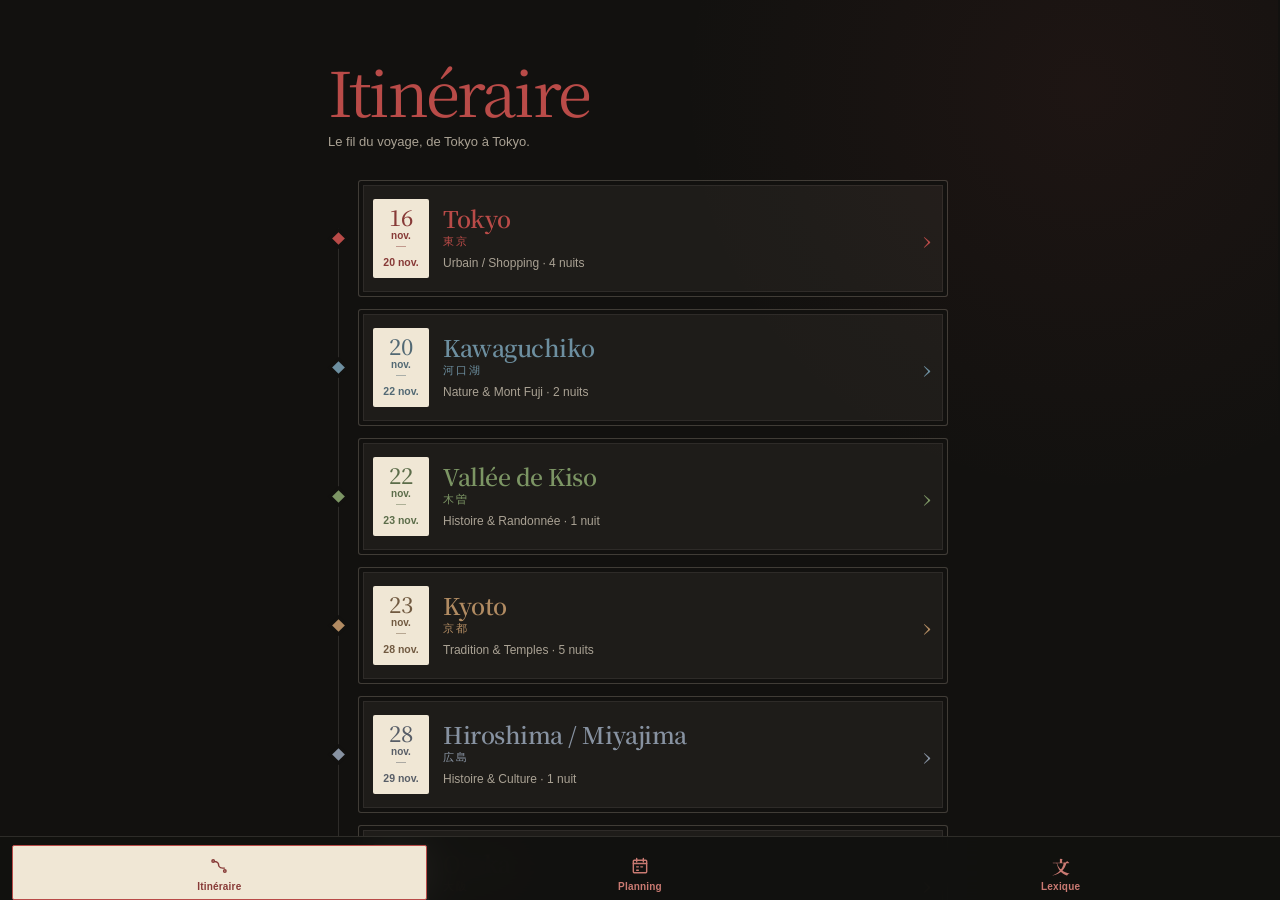
<file: index.html>
<!DOCTYPE html>
<html lang="fr">
<head>
  <meta charset="UTF-8">
  <meta name="viewport" content="width=device-width, initial-scale=1.0, maximum-scale=1.0, user-scalable=no, viewport-fit=cover">
  <meta name="theme-color" content="#12110f">
  <title>Japon 2026</title>
  <meta name="apple-mobile-web-app-capable" content="yes">
  <meta name="apple-mobile-web-app-status-bar-style" content="black-translucent">
  <link rel="manifest" href="manifest.json">
  <link rel="apple-touch-icon" href="icon.png">
  <link rel="stylesheet" href="style.css">
</head>
<body data-theme="tokyo">
  <main class="app-shell" id="app-shell">
    <!-- Page Itinéraire (avec détail des villes intégré) -->
    <section class="top-page" id="page-itinerary" data-page="itinerary">
      <div class="page-scroll">
        <div class="content-wrapper">
          <h1>Itinéraire</h1>
          <p class="subtitle">Le fil du voyage, de Tokyo à Tokyo.</p>
          <div class="journey-line" id="timeline-list"></div>
        </div>
      </div>
    </section>

    <!-- Page Détail d'une ville (affichée comme une page à part) -->
    <section class="top-page hidden" id="page-city-detail" data-page="city-detail">
      <div class="page-scroll">
        <div class="content-wrapper">
          <button class="back-link" id="city-back" type="button"><span>‹</span> Itinéraire</button>
          <div class="city-hero">
            <h1 id="current-city-title"></h1>
            <div class="city-jp" id="current-city-jp"></div>
          </div>
          <div id="city-categories"></div>
        </div>
      </div>
    </section>

    <!-- Page Planning -->
    <section class="top-page" id="page-planning" data-page="planning">
      <div class="page-scroll">
        <div class="content-wrapper">
          <h1 class="sr-only">Planning</h1>
          <div class="planning-head" id="planning-head"></div>
          <div class="day-strip" id="day-strip"></div>
          <div id="planning-container"></div>
        </div>
      </div>
    </section>

    <!-- Page Lexique -->
    <section class="top-page" id="page-lexicon" data-page="lexicon">
      <div class="page-scroll">
        <div class="content-wrapper">
          <div class="lexicon-heading">
            <h1>Lexique</h1>
            <p class="subtitle">Expressions indispensables.</p>
          </div>

          <div class="lexicon-search">
            <span class="lexicon-search-icon">⌕</span>
            <input
              type="text"
              id="lexicon-search"
              placeholder="Rechercher un mot…"
              autocomplete="off"
            >
          </div>

          <div class="lexicon-list-heading">
            <h2>Expressions utiles</h2>
            <span class="lexicon-count" id="lexicon-count">00 EXPRESSIONS</span>
          </div>

          <div id="lexicon-container"></div>

          <div class="editorial-block">
            <div class="block-label">NAVIGATION</div>
            <h2>Plans / Maps</h2>
            <button class="map-setting" id="map-setting" type="button">
              <span>Choisir l'application par défaut</span>
              <span>›</span>
            </button>
          </div>
        </div>
      </div>
    </section>
  </main>

  <!-- Barre de navigation avec 3 onglets (répartition égale) -->
  <nav class="bottom-nav" id="bottom-nav" aria-label="Navigation principale">
    <button class="nav-item" data-page="itinerary" type="button">
      <span class="nav-icon">
        <svg viewBox="0 0 24 24" aria-hidden="true">
          <circle cx="5" cy="6" r="1.5"/>
          <circle cx="19" cy="18" r="1.5"/>
          <path d="M6.5 6.5c5 0 5 4 5 4s0 4 5 4h2"/>
        </svg>
      </span>
      <span>Itinéraire</span>
    </button>
    <button class="nav-item" data-page="planning" type="button">
      <span class="nav-icon">
        <svg viewBox="0 0 24 24" aria-hidden="true">
          <rect x="4" y="5" width="16" height="15" rx="1"/>
          <path d="M8 3v4M16 3v4M4 9h16M8 13h2M13 13h2M8 17h2"/>
        </svg>
      </span>
      <span>Planning</span>
    </button>
    <button class="nav-item" data-page="lexicon" type="button">
      <span class="nav-icon">文</span>
      <span>Lexique</span>
    </button>
  </nav>

  <!-- Overlay pour le choix des maps -->
  <div class="choice-overlay" id="maps-choice-overlay" aria-hidden="true">
    <div class="choice-sheet">
      <button class="choice-close" id="maps-choice-close" type="button" aria-label="Fermer">×</button>
      <div class="block-label">NAVIGATION</div>
      <h2>Ouvrir le lieu avec</h2>
      <p>Ton choix sera mémorisé pour les prochains lieux.</p>
      <button class="map-choice" data-map-choice="apple" type="button">
        <span>Apple Plans</span>
        <span>›</span>
      </button>
      <button class="map-choice" data-map-choice="google" type="button">
        <span>Google Maps</span>
        <span>›</span>
      </button>
    </div>
  </div>

  <script src="places.js"></script>
  <script src="lexicon.js"></script>
  <script src="app.js"></script>
  <script>
    if ("serviceWorker" in navigator)
      navigator.serviceWorker.register("./sw.js").catch(console.error);
  </script>
</body>
</html>
</file>
<file: style.css>
@import url('https://fonts.googleapis.com/css2?family=Noto+Serif+JP:wght@400;500;600&display=swap');
* { box-sizing: border-box; -webkit-tap-highlight-color: transparent }
:root {
  --ink: #12110f;
  --muted: #aaa294;
  --line: rgba(240, 231, 213, 0.13);
  --card-border: rgba(240, 231, 213, 0.16);
  --paper: #f0e7d5;
  --ink-paper: #5c564d;
  --tokyo: #b94b48; --tokyo-dark: #873a37;
  --kawaguchiko: #6d8fa0; --kawaguchiko-dark: #526974;
  --kiso: #7c9564; --kiso-dark: #5c6d4a;
  --kyoto: #b18b62; --kyoto-dark: #715a41;
  --hiroshima: #8792a1; --hiroshima-dark: #585e67;
  --osaka: #c37b61; --osaka-dark: #8e5b48;
  --train: #1f55c4; --shinkansen: #0b2f6b; --bus: #9b2f7f; --car: #b3402a; --ferry: #006a7c; --walk: #4a443c;
  --suica: #1f6b4a; --jrpass: #5b3aa0; --especes: #8a4b00;
  --theme-main: var(--tokyo);
  --theme-dark: var(--tokyo-dark);
}

body[data-theme=tokyo] { --theme-main: var(--tokyo); --theme-dark: var(--tokyo-dark); }
body[data-theme=kawaguchiko] { --theme-main: var(--kawaguchiko); --theme-dark: var(--kawaguchiko-dark); }
body[data-theme=kiso] { --theme-main: var(--kiso); --theme-dark: var(--kiso-dark); }
body[data-theme=kyoto] { --theme-main: var(--kyoto); --theme-dark: var(--kyoto-dark); }
body[data-theme=hiroshima] { --theme-main: var(--hiroshima); --theme-dark: var(--hiroshima-dark); }
body[data-theme=osaka] { --theme-main: var(--osaka); --theme-dark: var(--osaka-dark); }

html, body {
  width: 100%;
  height: 100%;
  margin: 0;
  background: var(--ink);
  color: var(--paper);
  font-family: -apple-system, BlinkMacSystemFont, "Segoe UI", sans-serif;
  -webkit-font-smoothing: antialiased;
  overscroll-behavior: none;
}
body { overflow: hidden; }
button, input { font: inherit; }
button { color: inherit; }

.app-shell {
  display: flex;
  width: 100vw;
  height: 100dvh;
  overflow-x: auto;
  overflow-y: hidden;
  scroll-snap-type: x mandatory;
  scroll-behavior: smooth;
  overscroll-behavior: none;
}
.app-shell::-webkit-scrollbar { display: none; }

.top-page {
  flex: 0 0 100vw;
  width: 100vw;
  height: 100dvh;
  scroll-snap-align: start;
  scroll-snap-stop: always;
  overflow: hidden;
  background: radial-gradient(circle at 85% 10%, color-mix(in srgb, var(--theme-main) 7%, transparent), transparent 30%), var(--ink);
}

.page-scroll {
  height: 100%;
  overflow-x: hidden;
  overflow-y: auto;
  overscroll-behavior-x: none;
  padding: 60px 20px calc(94px + env(safe-area-inset-bottom));
  scrollbar-width: none;
}
.page-scroll::-webkit-scrollbar { display: none; }

.content-wrapper {
  width: min(100%, 620px);
  margin: auto;
}

h1,
h2,
.journey-city,
.lex-fr,
.editorial-block h2,
.planning-head h2,
.choice-sheet h2 {
  font-family: "Noto Serif JP", serif;
  font-weight: 400;
}

h1 {
  font-size: clamp(39px, 11vw, 62px);
  line-height: 1;
  letter-spacing: -0.045em;
  color: var(--theme-main);
  margin: 0;
}

.subtitle {
  font-size: 13px;
  color: var(--muted);
  line-height: 1.5;
  margin: 10px 0 26px;
}

.hidden { display: none !important; }

/* Itinéraire — cartes séjour */
.journey-line { position: relative; margin-top: 28px; }
.journey-line:before {
  content: "";
  position: absolute;
  left: 10px;
  top: 48px;
  bottom: 48px;
  width: 1px;
  background: var(--line);
}
.journey-stop {
  position: relative;
  width: calc(100% - 30px);
  display: flex;
  align-items: center;
  gap: 14px;
  min-height: 96px;
  text-align: left;
  background: rgba(240, 231, 213, 0.05);
  border: 1px solid var(--card-border);
  border-radius: 3px;
  box-shadow: inset 0 0 0 4px var(--ink), inset 0 0 0 5px rgba(240, 231, 213, 0.08);
  padding: 18px 44px 18px 14px;
  margin: 0 0 12px 30px;
}
.journey-rail {
  position: absolute;
  left: -25px;
  top: 50%;
  width: 9px;
  height: 9px;
  margin-top: -4.5px;
  background: var(--city);
  transform: rotate(45deg);
  box-shadow: 0 0 0 3px var(--ink);
}
.journey-stamp {
  flex: none;
  align-self: center;
  width: 56px;
  padding: 7px 0 8px;
  text-align: center;
  background: var(--paper);
  color: var(--city-dark);
  border-radius: 2px;
}
.journey-stamp b { display: block; font: 500 22px/1 "Noto Serif JP", serif; }
.journey-stamp i { display: block; margin-top: 2px; font-size: 10px; font-style: normal; font-weight: 600; }
.journey-stamp u { display: block; width: 10px; height: 1px; margin: 5px auto; background: currentColor; opacity: 0.45; }
.journey-stamp em { font-size: 10.5px; font-style: normal; font-weight: 700; }
.journey-body { flex: 1; min-width: 0; }
.journey-city {
  display: block;
  color: var(--city);
  font-size: 23px;
  font-weight: 600;
  letter-spacing: -0.02em;
  line-height: 1.1;
}
.journey-jp {
  display: block;
  color: var(--city);
  font-size: 11px;
  letter-spacing: 0.2em;
  margin-top: 3px;
}
.journey-vibe {
  display: block;
  color: var(--muted);
  font-size: 12px;
  margin-top: 7px;
}
.journey-arrow {
  position: absolute;
  right: 16px;
  top: 50%;
  transform: translateY(-50%);
  color: var(--city);
  font-family: "Noto Serif JP", serif;
  font-size: 24px;
}

/* Planning — en-tête design unifié : grand titre ville + kana + sous-titre */
.planning-head { margin: 0 0 18px; padding: 0; border: 0; }
.planning-title-row { display: flex; align-items: baseline; gap: 12px; }
.planning-head h2 {
  font-family: "Noto Serif JP", serif;
  font-size: 46px;
  font-weight: 600;
  letter-spacing: -0.04em;
  margin: 0;
  line-height: 1;
  color: var(--theme-main);
}
.planning-kana {
  font-size: 15px;
  letter-spacing: 0.2em;
  color: var(--theme-main);
}
.planning-subtitle {
  font-size: 16px;
  font-weight: 500;
  opacity: 0.82;
  margin: 8px 0 22px;
  color: var(--paper);
}

.day-strip {
  display: flex;
  gap: 4px;
  overflow-x: auto;
  margin: 0 -4px 25px;
  padding: 4px;
  scrollbar-width: none;
}
.day-strip::-webkit-scrollbar { display: none; }
.day-choice {
  flex: none;
  min-width: 54px;
  padding: 8px 0 10px;
  background: transparent;
  border: 1px solid color-mix(in srgb, var(--theme-main) 33%, transparent);
  border-radius: 2px;
  color: var(--theme-main);
  text-align: center;
}
.day-choice span {
  display: block;
  font-size: 10px;
  font-weight: 800;
  letter-spacing: 0.02em;
}
.day-choice strong {
  display: block;
  font-size: 20px;
  font-weight: 800;
  margin-top: 2px;
  letter-spacing: -0.02em;
}
.day-choice.active {
  background: var(--paper);
  color: var(--theme-dark);
  border-color: var(--paper);
}

/* Villes (détail) */

.back-link {
  display: inline-flex;
  align-items: center;
  gap: 7px;
  border: 0;
  background: none;
  padding: 5px 0;
  color: var(--muted);
  font-size: 12px;
  margin-bottom: 22px;
}
.back-link span { font-size: 25px; color: var(--theme-main); }
/* ── Page ville : héros planning + tampon papier des dates ── */
.city-hero {
  display: grid;
  grid-template-columns: 1fr auto;
  column-gap: 12px;
  align-items: center;
  margin: 6px 0 22px;
  padding: 0 0 18px;
  border-bottom: 1px solid var(--line);
}
.city-hero h1 {
  grid-column: 1;
  grid-row: 1;
  font-size: 46px;
  color: var(--theme-main);
  font-weight: 600;
  letter-spacing: -0.04em;
  margin: 0;
  line-height: 1;
}
.city-jp {
  grid-column: 1;
  grid-row: 2;
  font-size: 15px;
  letter-spacing: 0.2em;
  color: var(--theme-main);
  margin-top: 2px;
}
.city-stamp {
  grid-column: 2;
  grid-row: 1 / span 2;
  align-self: center;
  text-align: center;
  background: var(--paper);
  color: var(--theme-dark);
  border-radius: 2px;
  padding: 8px 12px 9px;
}
.city-stamp b { display: block; font: 500 22px/1 "Noto Serif JP", serif; }
.city-stamp i { display: block; margin-top: 2px; font-size: 10px; font-style: normal; font-weight: 600; }
.city-stamp u { display: block; width: 10px; height: 1px; margin: 5px auto; background: currentColor; opacity: 0.45; text-decoration: none; }
.city-stamp em { font-size: 10.5px; font-style: normal; font-weight: 700; }
/* ── spécialités culinaires : cartes papier sobres ── */
.spec-card {
  background: var(--paper);
  color: var(--ink);
  border-radius: 3px;
  padding: 13px 16px;
  margin: 0 0 10px;
}
.spec-card b { display: block; font-size: 14px; font-weight: 700; color: var(--theme-dark); line-height: 1.3; }
.spec-card span { display: block; font-size: 11.5px; color: var(--ink-paper); margin-top: 3px; line-height: 1.5; }
/* ── quartiers : ticket poinçonné qui déplie son contenu ── */
.ticket.area-ticket {
  width: 100%;
  display: flex;
  align-items: center;
  gap: 10px;
  border: 0;
  padding: 11px 16px;
  margin: 14px 0 12px;
  text-align: left;
}
.area-ticket .tk-name {
  flex: 1;
  font-size: 13px;
  font-weight: 700;
  color: var(--theme-dark);
  letter-spacing: 0.02em;
}
.area-ticket .tk-count {
  flex: none;
  border-left: 1px dashed rgba(18, 17, 15, 0.35);
  padding-left: 10px;
  font-size: 10.5px;
  font-weight: 600;
  color: var(--ink-paper);
}
.area-content.collapsed { display: none; }
/* ── sous-lieux : mini timeline + losanges couleur ville (comme le planning) ── */
.subcategory-label {
  font-size: 9px;
  letter-spacing: 0.14em;
  text-transform: uppercase;
  color: var(--muted);
  padding: 12px 0 6px;
}
.spots {
  position: relative;
  padding-left: 16px;
  margin-left: 6px;
}
.spots::before {
  content: "";
  position: absolute;
  left: 0;
  top: 8px;
  bottom: 14px;
  width: 1px;
  background: var(--line);
}
.city-sp { position: relative; margin: 0 0 8px; }
.city-sp::before {
  content: "";
  position: absolute;
  left: -19.5px;
  top: 12px;
  width: 7px;
  height: 7px;
  background: var(--theme-main);
  transform: rotate(45deg);
  box-shadow: 0 0 0 3px var(--ink);
}
.sp-card {
  width: 100%;
  display: flex;
  align-items: center;
  justify-content: space-between;
  gap: 10px;
  text-align: left;
  background: rgba(240, 231, 213, 0.03);
  border: 1px solid var(--card-border);
  border-radius: 3px;
  padding: 9px 12px;
}
.sp-card .nm { font-size: 13.5px; font-weight: 500; color: color-mix(in srgb, var(--paper) 88%, transparent); }
.sp-card .ind { flex: none; font-size: 12px; color: var(--muted); }

/* Utiles */
.editorial-block {
  border-top: 1px solid var(--line);
  padding: 22px 0 26px;
}
.block-label {
  font-size: 9px;
  letter-spacing: 0.17em;
  color: var(--theme-main);
  font-weight: 800;
  text-transform: uppercase;
}
.editorial-block h2 { font-size: 27px; margin: 7px 0 18px; }
.map-setting {
  width: 100%;
  display: flex;
  justify-content: space-between;
  border: 0;
  border-top: 1px solid var(--line);
  border-bottom: 1px solid var(--line);
  background: none;
  padding: 14px 0;
  color: var(--paper);
  text-align: left;
}

/* Barre d'onglets : l'onglet actif est un bloc papier cerclé de la couleur du thème */
.bottom-nav {
  position: fixed;
  z-index: 100;
  left: 0;
  right: 0;
  bottom: 0;
  height: calc(64px + env(safe-area-inset-bottom));
  padding: 8px 12px env(safe-area-inset-bottom);
  display: grid;
  grid-template-columns: repeat(3, 1fr);
  gap: 6px;
  background: rgba(18, 17, 15, 0.94);
  border-top: 1px solid var(--line);
  backdrop-filter: blur(18px);
  -webkit-backdrop-filter: blur(18px);
}

.nav-item {
  display: flex;
  flex-direction: column;
  align-items: center;
  justify-content: center;
  gap: 3px;
  background: transparent;
  border: 1px solid transparent;
  border-radius: 2px;
  color: color-mix(in srgb, var(--theme-main) 70%, var(--paper));
  font-size: 10px;
  font-weight: 700;
  letter-spacing: 0.02em;
}
.nav-item.active {
  background: var(--paper);
  border-color: var(--theme-main);
  color: var(--theme-dark);
}

.nav-icon {
  font-size: 18px;
  line-height: 16px;
  font-family: "Noto Serif JP", serif;
  display: flex;
  align-items: center;
  justify-content: center;
  width: 24px;
  height: 24px;
}
.nav-icon svg {
  display: block;
  width: 20px;
  height: 20px;
  stroke: currentColor;
  fill: none;
  stroke-width: 1.7;
  stroke-linecap: round;
  stroke-linejoin: round;
}

/* Overlay pour le choix des maps */
.choice-overlay {
  position: fixed;
  inset: 0;
  background: rgba(0, 0, 0, 0.66);
  backdrop-filter: blur(8px);
  z-index: 300;
  display: flex;
  align-items: flex-end;
  opacity: 0;
  pointer-events: none;
  transition: opacity 0.2s;
}
.choice-overlay.active {
  opacity: 1;
  pointer-events: auto;
}
.choice-sheet {
  width: 100%;
  max-width: 620px;
  margin: auto auto 0;
  background: var(--paper);
  color: var(--ink);
  padding: 28px 20px calc(26px + env(safe-area-inset-bottom));
  position: relative;
}
.choice-sheet h2 { font-size: 29px; margin: 6px 0; }
.choice-sheet p {
  font-size: 12px;
  color: #6d675f;
  margin: 0 0 18px;
}
.choice-close {
  position: absolute;
  right: 15px;
  top: 14px;
  background: none;
  border: 0;
  color: #6d675f;
  font-size: 25px;
}
.map-choice {
  display: flex;
  justify-content: space-between;
  width: 100%;
  background: none;
  border: 0;
  border-top: 1px solid rgba(18, 17, 15, 0.15);
  padding: 16px 0;
  color: var(--ink);
  font: 400 18px "Noto Serif JP", serif;
  text-align: left;
}
.map-choice:last-child { border-bottom: 1px solid rgba(18, 17, 15, 0.15); }

/* Responsive */
@media (min-width: 700px) {
  .page-scroll { padding-left: 32px; padding-right: 32px; }
}

/* iOS Home Screen / standalone viewport correction */
@media all and (display-mode: standalone) {
  .app-shell, .top-page { height: 100vh; }
}

/* ===== Planning : flux chronologique — design unifié encre/papier ===== */
#planning-container {
  position: relative;
  padding: 4px 18px 10px 70px;
}
/* ligne verticale de la timeline */
#planning-container::before {
  content: "";
  position: absolute;
  left: 60px;
  top: 10px;
  bottom: 14px;
  width: 1px;
  background: var(--line);
}
.flow-step { position: relative; margin-bottom: 12px; }
/* pastille d'heure : exacte = fond couleur foncée de la ville ; ~ = texte papier simple */
.flow-time {
  position: absolute;
  left: -70px;
  top: 0;
  width: 46px;
  text-align: center;
  font-size: 13px;
  font-weight: 600;
  color: var(--paper);
  padding: 4px 0;
  font-variant-numeric: tabular-nums;
  white-space: nowrap;
}
.flow-time.exact {
  color: var(--paper);
  background: var(--theme-dark);
  font-weight: 800;
  border-radius: 2px;
}
/* carte : boîte encadrée, double filet intérieur */
.flow-card {
  position: relative;
  display: block;
  width: 100%;
  text-align: left;
  background: rgba(240, 231, 213, 0.05);
  border: 1px solid var(--card-border);
  border-radius: 3px;
  box-shadow: inset 0 0 0 4px var(--ink), inset 0 0 0 5px rgba(240, 231, 213, 0.08);
  padding: 13px 34px 13px 16px;
}
.flow-card.clickable { cursor: pointer; -webkit-tap-highlight-color: transparent; transition: border-color 0.15s ease, background 0.15s ease, transform 0.1s ease; }
.flow-card.clickable:active {
  transform: scale(0.97);
  border-color: var(--theme-main);
  background: linear-gradient(0deg, color-mix(in srgb, var(--theme-main) 10%, transparent), color-mix(in srgb, var(--paper) 4%, transparent));
}
.flow-card.no-place { background: transparent; border-style: dashed; box-shadow: none; }
.flow-card.no-place .flow-label { font-weight: 500; }
.flow-label { display: block; font-size: 15px; font-weight: 600; line-height: 1.3; }
.flow-desc { display: block; font-size: 12.5px; color: var(--muted); margin-top: 3px; line-height: 1.45; }
.flow-open {
  position: absolute;
  top: 12px;
  right: 14px;
  font-size: 13px;
  font-weight: 600;
  line-height: 1;
  color: var(--muted);
  opacity: 0.55;
  transition: opacity 0.15s ease, color 0.15s ease;
}
.flow-card.clickable:active .flow-open { opacity: 1; color: var(--theme-main); }
.flow-fixed {
  display: inline-flex;
  align-items: center;
  gap: 4px;
  font-size: 9.5px;
  font-weight: 800;
  letter-spacing: 0.08em;
  text-transform: uppercase;
  color: var(--paper);
  background: var(--theme-dark);
  border-radius: 2px;
  padding: 3px 8px;
  margin-bottom: 8px;
}
/* réservation : carte papier inversée */
.flow-step.fixed .flow-card {
  background: var(--paper);
  color: var(--ink);
  border-color: var(--paper);
  box-shadow: inset 0 0 0 4px var(--paper), inset 0 0 0 5px rgba(18, 17, 15, 0.25);
}
.flow-step.fixed .flow-desc { color: var(--ink-paper); }
.flow-step.fixed .flow-open { color: var(--ink); }
/* ── tickets de transport : papier à poinçons d'encre ── */
.ticket {
  --mode: var(--theme-main);
  position: relative;
  display: flex;
  align-items: center;
  gap: 10px;
  background: var(--paper);
  color: var(--ink);
  border-radius: 3px;
  padding: 9px 14px;
  margin: 0 0 12px;
}
.ticket:before, .ticket:after {
  content: "";
  position: absolute;
  top: 50%;
  width: 10px;
  height: 10px;
  margin-top: -5px;
  border-radius: 50%;
  background: var(--ink);
}
.ticket:before { left: -5px; }
.ticket:after { right: -5px; }
.tk-mode {
  flex: none;
  min-width: 30px;
  height: 30px;
  padding: 0 6px;
  border: 1px solid var(--mode);
  color: var(--mode);
  border-radius: 2px;
  display: flex;
  align-items: center;
  justify-content: center;
  font-size: 11.5px;
  font-weight: 700;
}
.tk-main { flex: 1; min-width: 0; }
.tk-route {
  display: block;
  font-size: 12.5px;
  font-weight: 700;
  line-height: 1.3;
  color: var(--mode);
  overflow-wrap: anywhere;
}
.tk-route .var { color: var(--ink-paper); font-weight: 600; }
.tk-dur { display: block; font-size: 11.5px; color: var(--ink-paper); margin-top: 1px; }
.tk-note { display: block; font-size: 11px; color: var(--ink-paper); margin-top: 2px; line-height: 1.4; }
.tk-pay {
  flex: none;
  border-left: 1px dashed rgba(18, 17, 15, 0.35);
  padding-left: 10px;
}
.pay {
  font-size: 10.5px;
  font-weight: 700;
  letter-spacing: 0.04em;
  background: var(--paper);
  border: 1px solid;
  border-radius: 2px;
  padding: 2px 7px;
  white-space: nowrap;
}
/* trajet "pur" : le ticket EST l'étape, pastille d'heure centrée dessus */
.flow-step.transit-step { margin-bottom: 0; }
.flow-step.transit-step .flow-time { top: 12px; }

/* --- quartiers : nom en couleur de la ville + losanges des sous-lieux sur la timeline --- */
.flow-card.quartier .flow-label { color: var(--theme-main); }
.flow-step.spot { position: relative; margin: -4px 0 8px; }
.flow-step.spot::after {
  content: "";
  position: absolute;
  left: -13px;
  top: 13px;
  width: 7px;
  height: 7px;
  background: var(--theme-main);
  transform: rotate(45deg);
  box-shadow: 0 0 0 3px var(--ink);
}
.flow-card.spot-card {
  padding: 9px 34px 9px 14px;
  background: rgba(240, 231, 213, 0.03);
  border: 1px solid var(--card-border);
  border-radius: 3px;
  box-shadow: none;
}
.flow-card.spot-card.no-place { background: transparent; }
.flow-card.spot-card .flow-label { font-size: 13.5px; font-weight: 500; color: color-mix(in srgb, var(--paper) 88%, transparent); }
.flow-card.spot-card.no-place .flow-label { font-weight: 400; }
.flow-card.spot-card .flow-open { top: 9px; right: 12px; font-size: 12px; }

/* couleurs des tickets : une teinte par mode, une par paiement */
.transport-train { --mode: var(--train); }
.transport-shinkansen { --mode: var(--shinkansen); }
.transport-bus { --mode: var(--bus); }
.transport-car { --mode: var(--car); }
.transport-ferry { --mode: var(--ferry); }
.transport-walk { --mode: var(--walk); }
.pay-suica { color: var(--suica); }
.pay-jrpass { color: var(--jrpass); }
.pay-especes { color: var(--especes); }

.sr-only {
  position: absolute;
  width: 1px;
  height: 1px;
  overflow: hidden;
  clip: rect(0 0 0 0);
  white-space: nowrap;
}
/* =========================
   LEXIQUE — NOUVELLE MISE EN PAGE
   ========================= */

.lexicon-search {
  display: flex;
  align-items: center;
  gap: 10px;
  margin: 22px 0 24px;
  padding: 11px 0;
  border: 0;
  border-bottom: 1px solid var(--line);
  background: transparent;
}

.lexicon-search-icon {
  color: var(--theme-main);
  font-size: 20px;
  line-height: 1;
}

.lexicon-search input {
  width: 100%;
  padding: 0;
  border: 0;
  outline: 0;
  background: transparent;
  color: var(--paper);
  font-size: 15px;
}

.lexicon-search input::placeholder {
  color: var(--muted);
}

.lexicon-list-heading {
  display: flex;
  justify-content: space-between;
  align-items: baseline;
  gap: 12px;
  padding-bottom: 11px;
  border-bottom: 1px solid var(--line);
}

.lexicon-list-heading h2 {
  margin: 0;
  font-family: "Noto Serif JP", Georgia, serif;
  font-size: 20px;
  font-weight: 500;
}

.lexicon-count {
  color: var(--muted);
  font-size: 10px;
  letter-spacing: 0.08em;
  white-space: nowrap;
}

.lexicon-row {
  display: flex;
  justify-content: space-between;
  align-items: center;
  gap: 20px;
  padding: 15px 0;
  border-bottom: 1px solid var(--line);
}

.lex-fr {
  display: block;
  font-family: "Noto Serif JP", Georgia, serif;
  font-size: 17px;
  font-weight: 400;
}

.lex-cat {
  display: block;
  margin-top: 5px;
  color: var(--muted);
  font-size: 9px;
  text-transform: uppercase;
  letter-spacing: 0.12em;
}

.lex-jp {
  color: var(--theme-main);
  font-size: 17px;
  font-weight: 600;
  text-align: right;
}

.lex-romaji {
  display: block;
  margin-top: 4px;
  color: var(--muted);
  font-family: -apple-system, BlinkMacSystemFont, "Segoe UI", sans-serif;
  font-size: 11px;
  font-weight: 500;
  letter-spacing: 0.02em;
}
</file>
